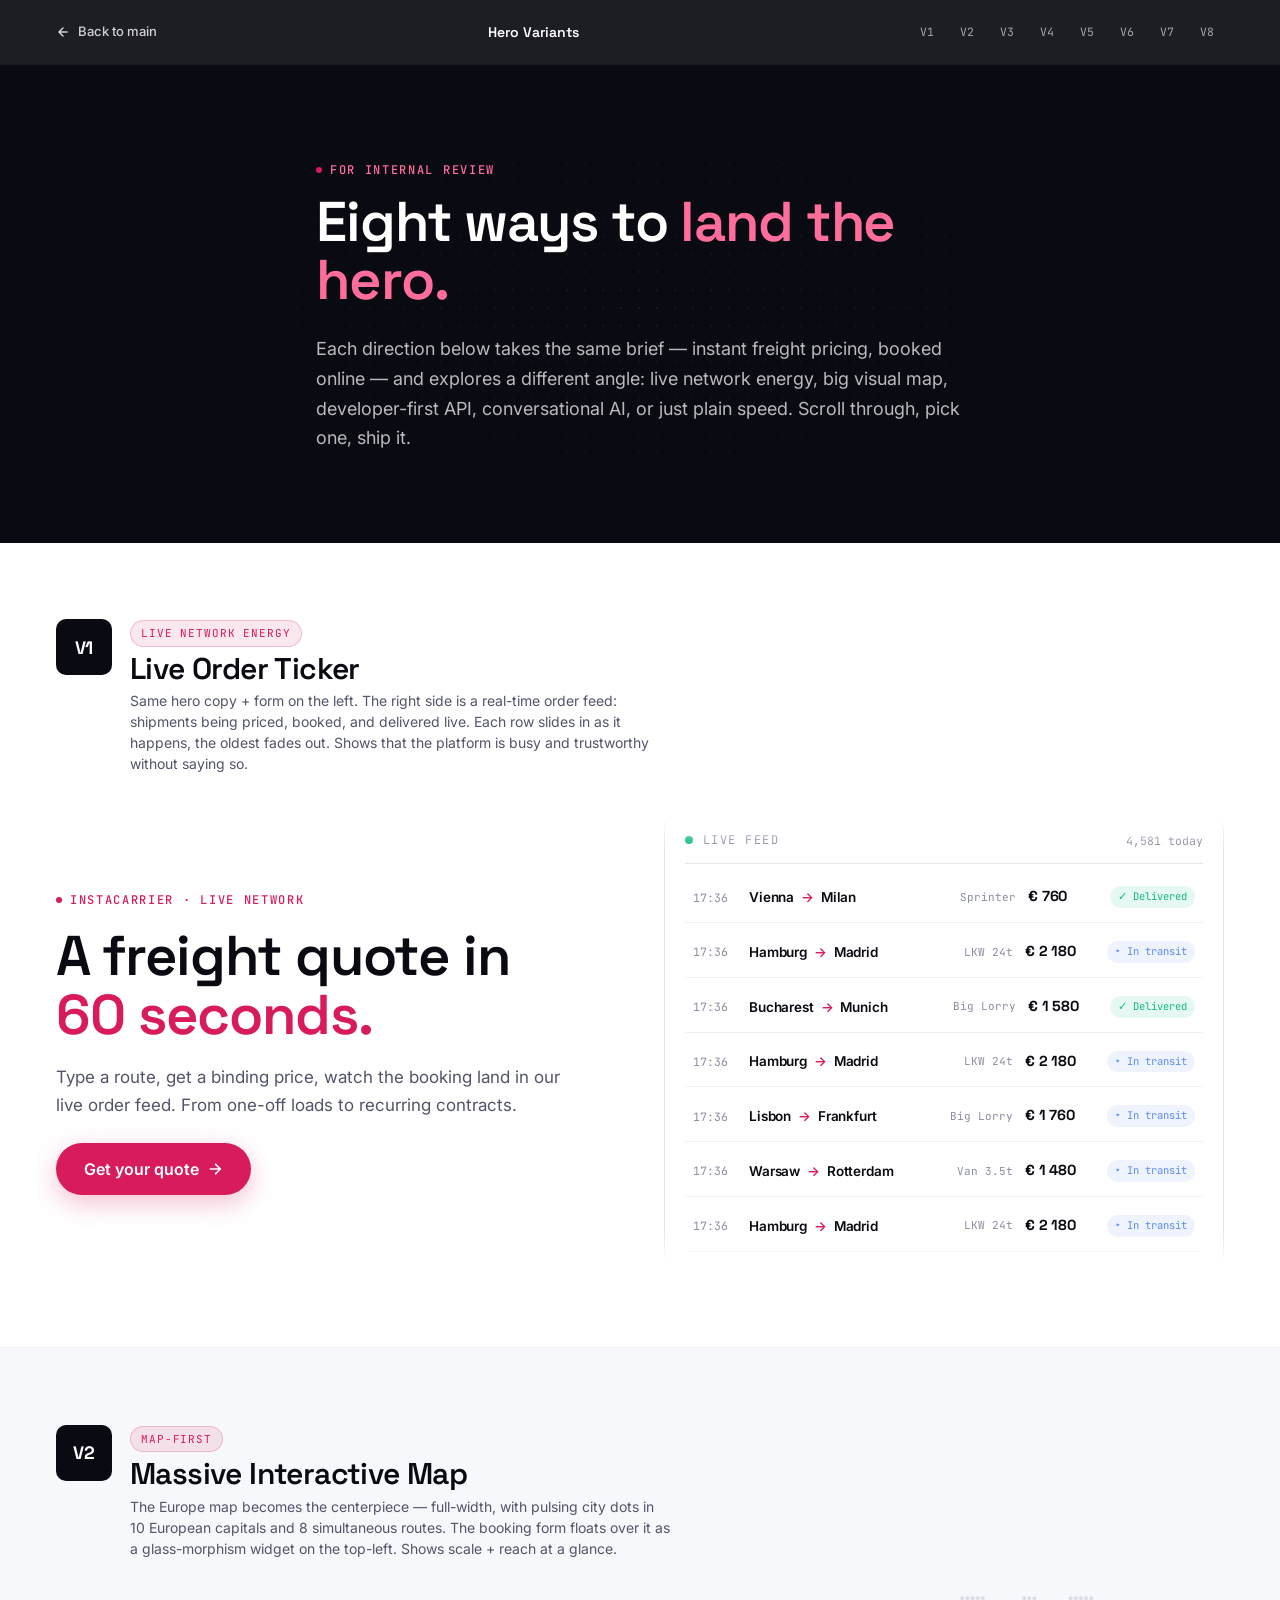
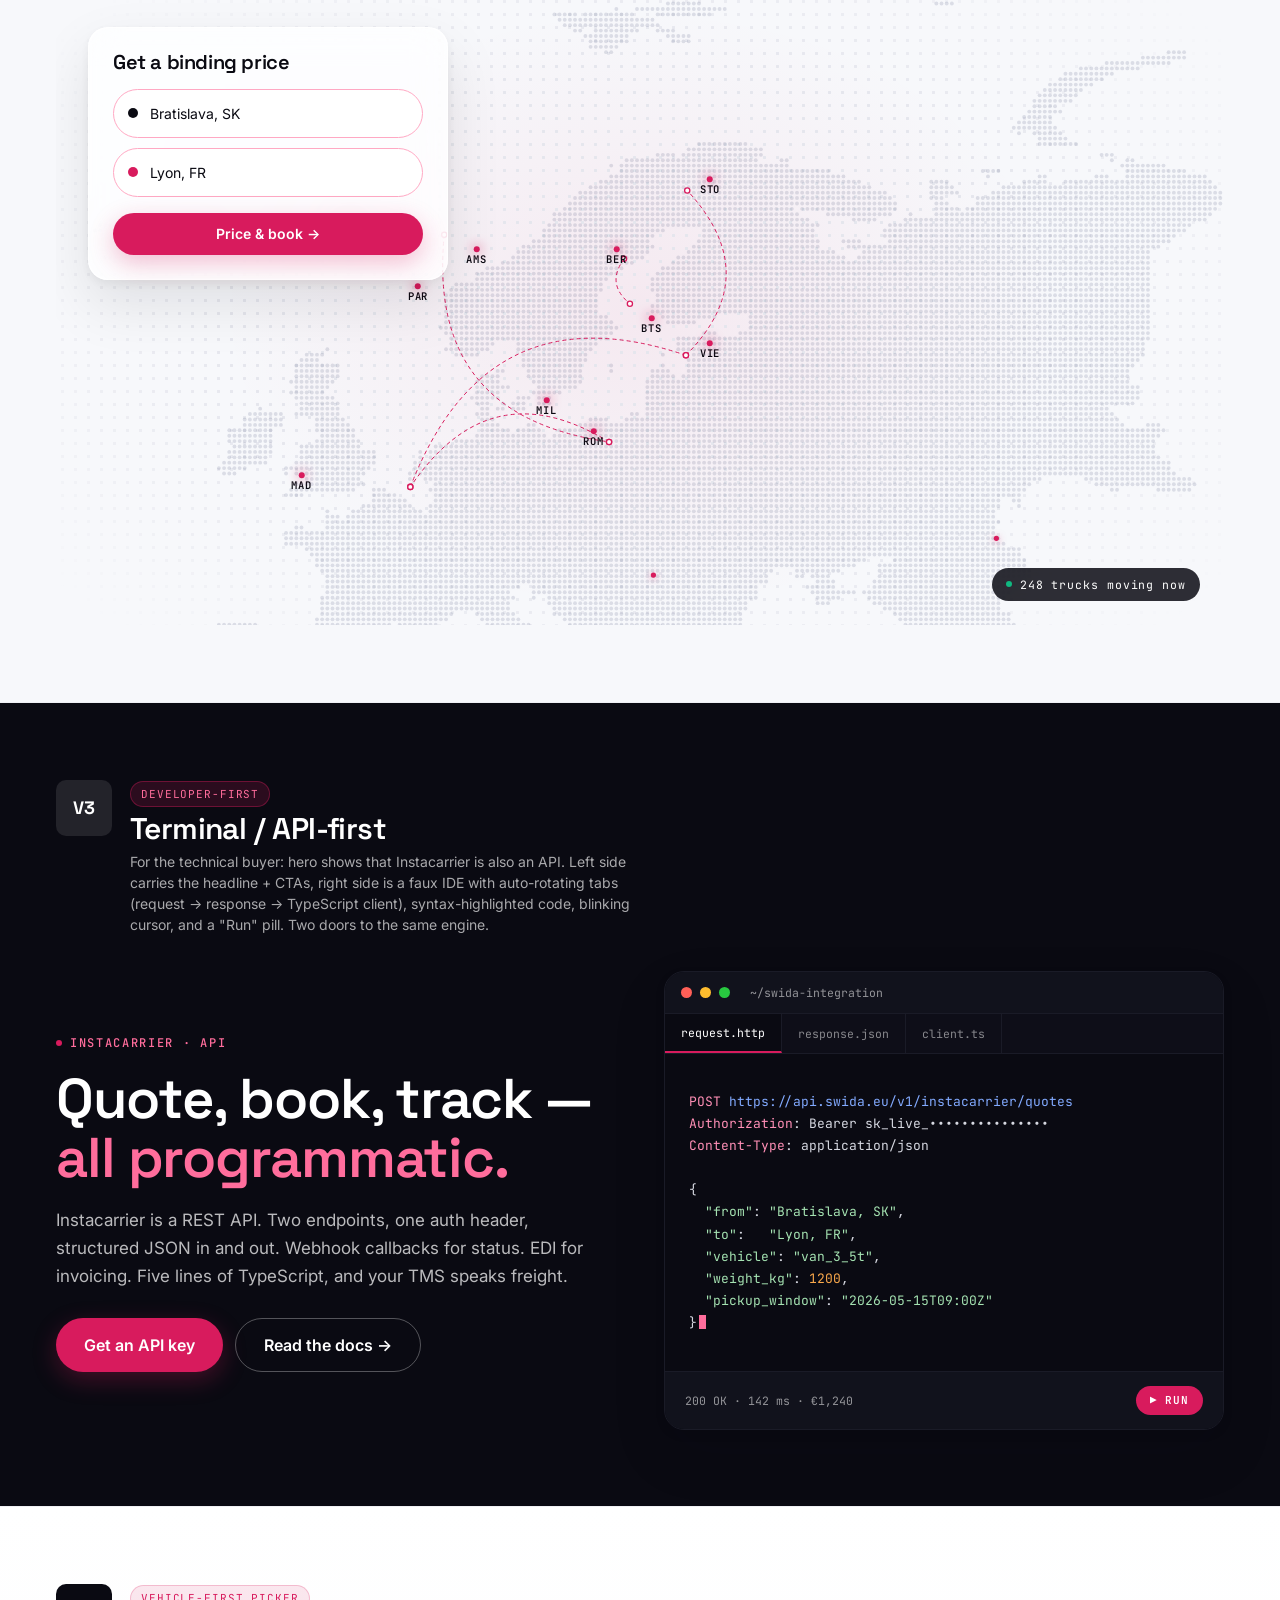
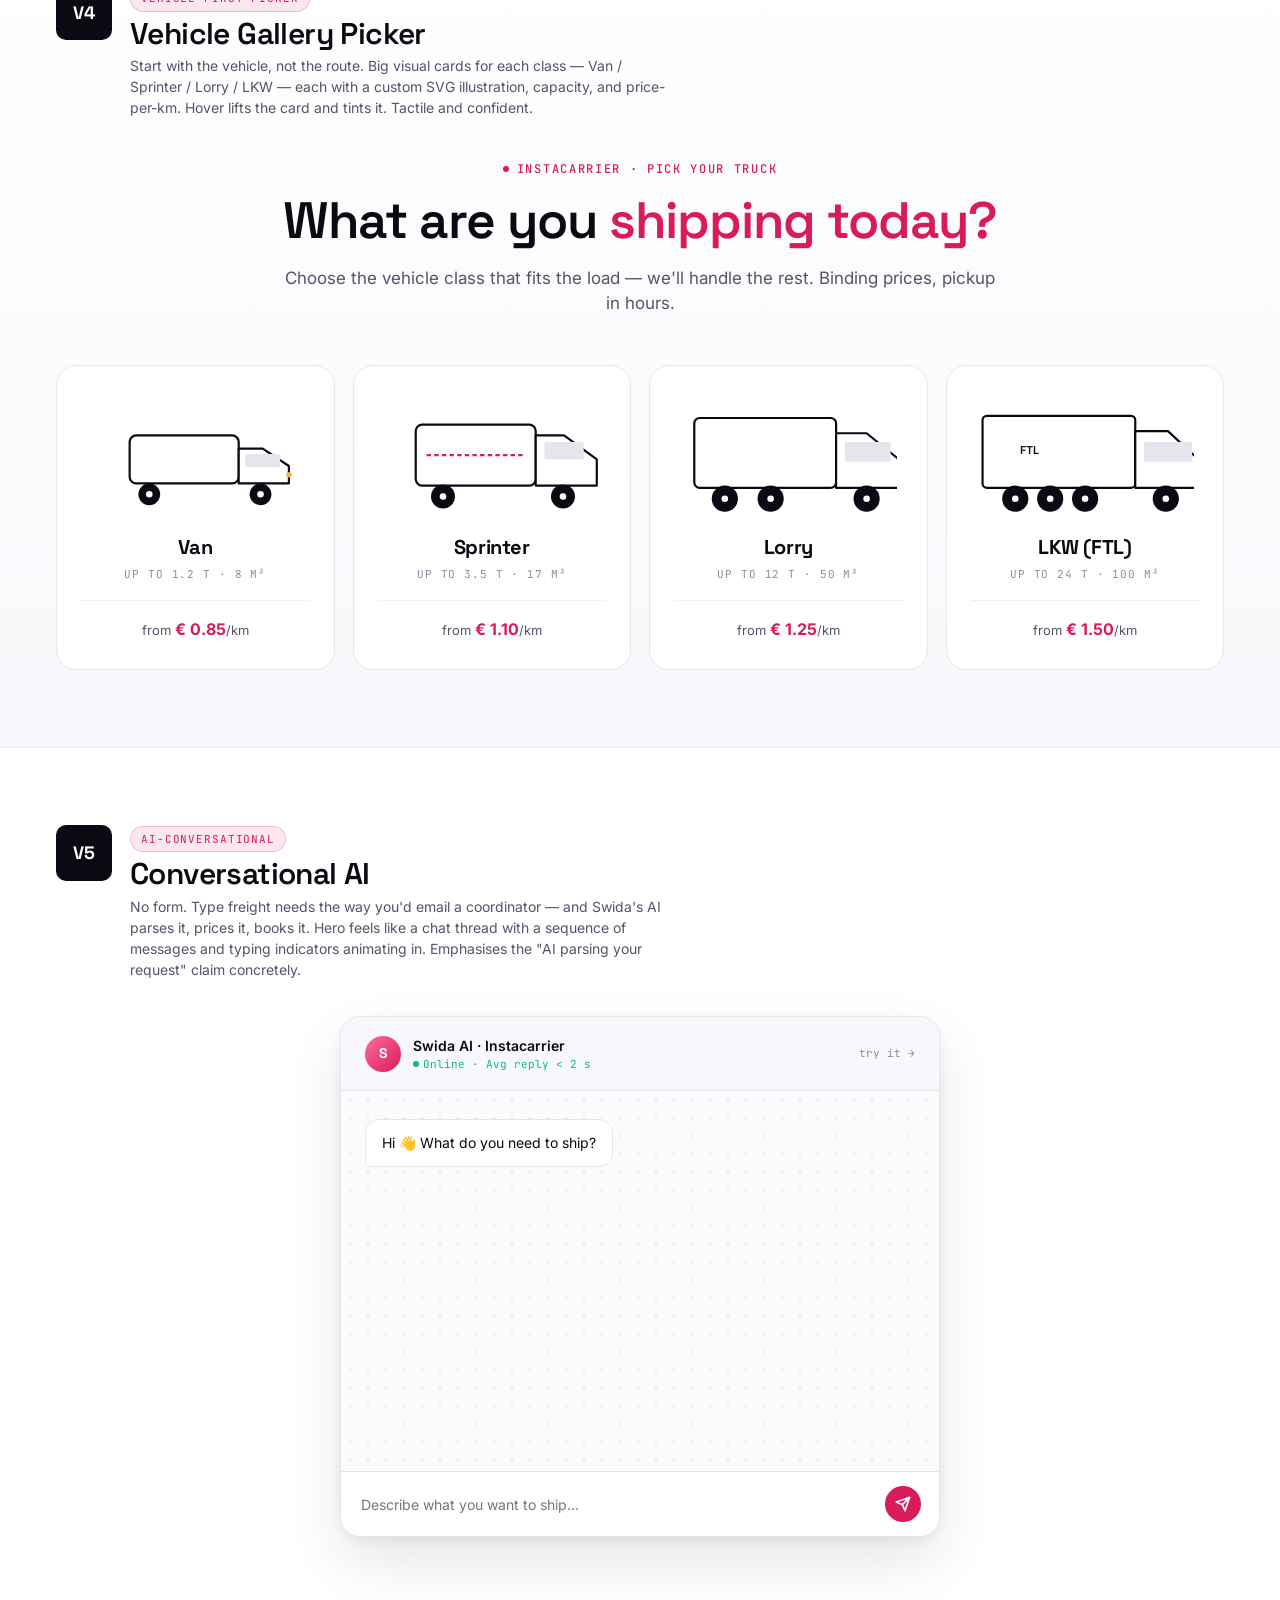
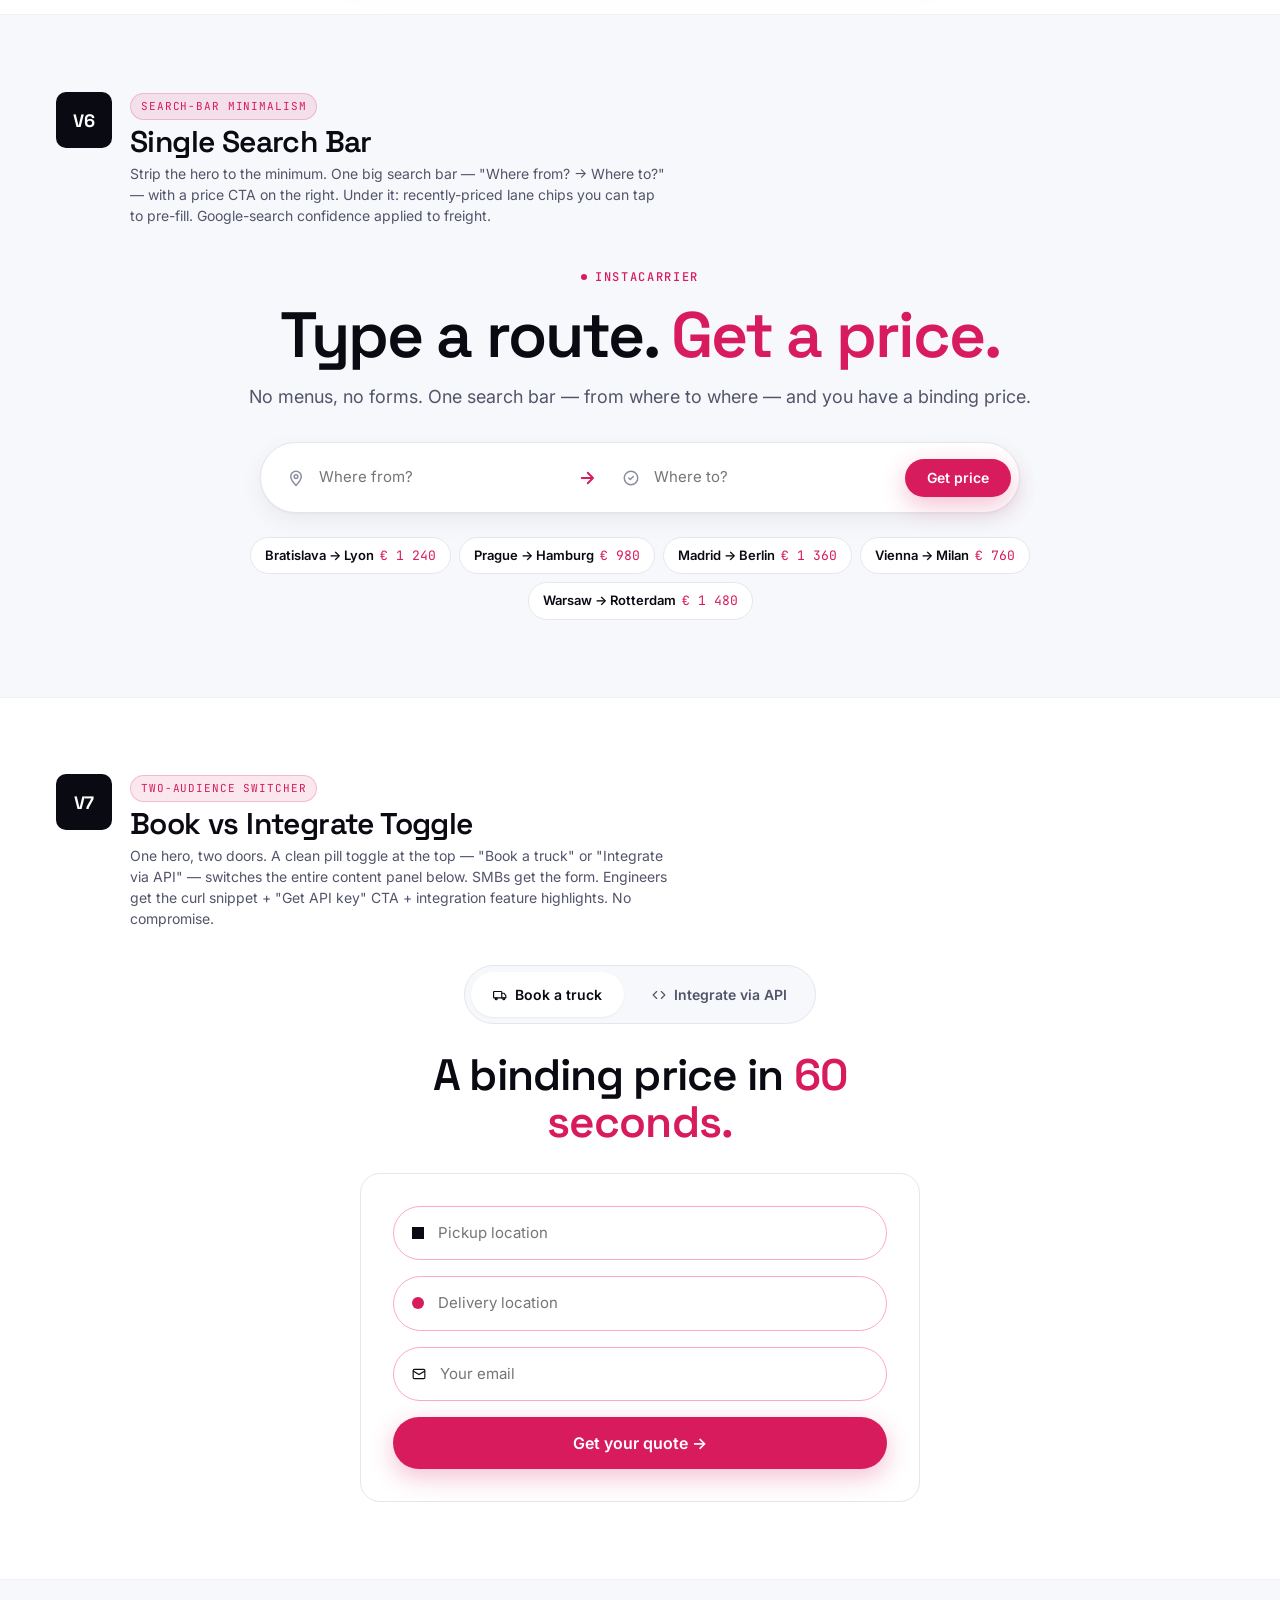
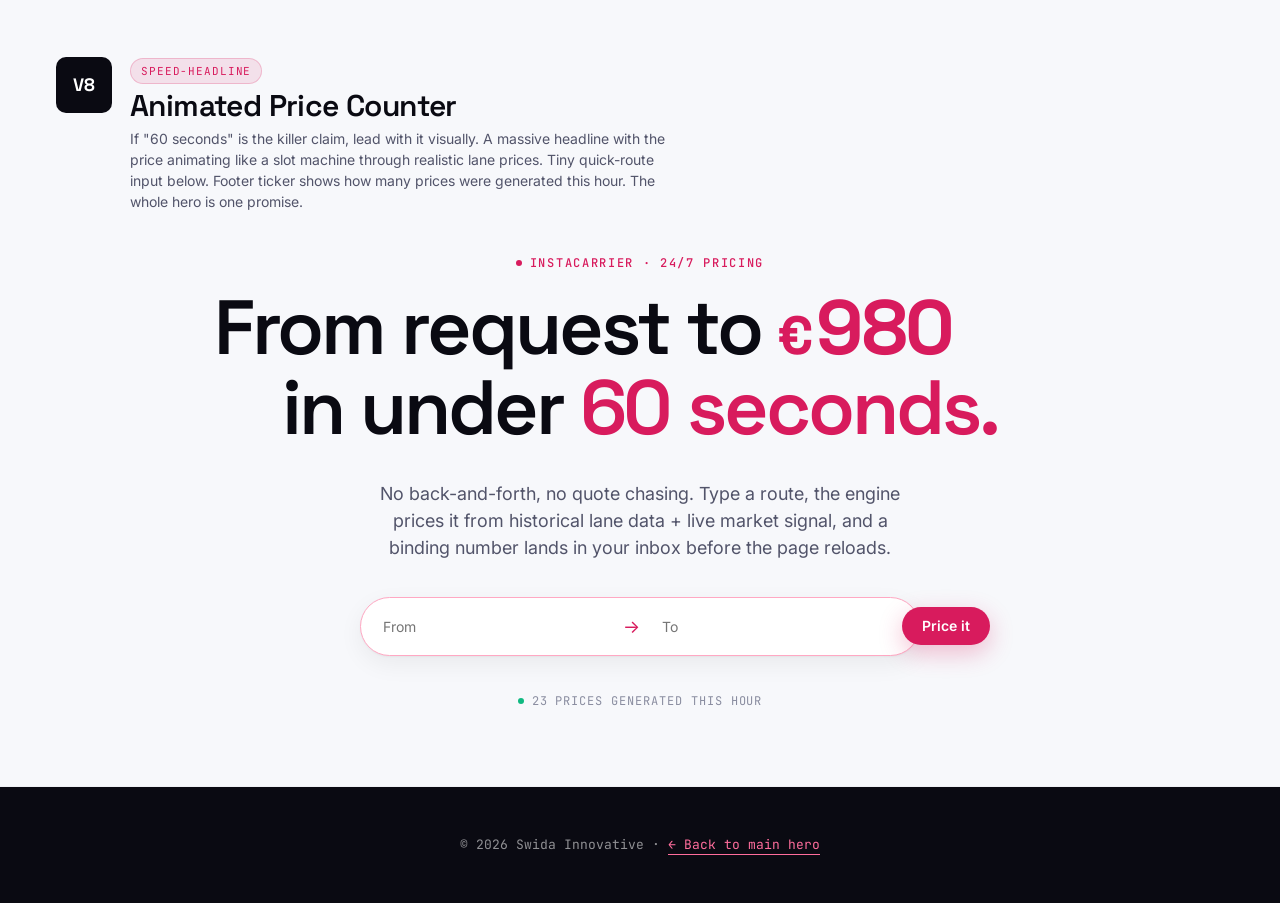
<file: homepage/hero-variants.html>
<!DOCTYPE html>
<html lang="en">
<head>
  <meta charset="UTF-8" />
  <meta name="viewport" content="width=device-width, initial-scale=1.0" />
  <title>Swida — 8 Hero Variants for Review</title>
  <meta name="description" content="Eight creative hero-section directions for the Swida Innovative homepage. Pick the one that fits best." />
  <meta name="theme-color" content="#0A0A12" />
  <meta http-equiv="Cache-Control" content="no-cache, no-store, must-revalidate" />

  <link rel="preconnect" href="https://fonts.googleapis.com" />
  <link rel="preconnect" href="https://fonts.gstatic.com" crossorigin />
  <link href="https://fonts.googleapis.com/css2?family=Inter:wght@400;500;600;700;800&family=Space+Grotesk:wght@500;600;700&family=JetBrains+Mono:wght@400;500;600&display=swap" rel="stylesheet" />

  <style>
    /* ============= SHARED TOKENS ============= */
    :root {
      --c-brand-100:#FFD9E5; --c-brand-200:#FFA8C3; --c-brand-300:#FF6D9C;
      --c-brand-400:#E83A75; --c-brand-500:#D81B5D; --c-brand-600:#B71250;
      --c-bg:#FFFFFF; --c-bg-soft:#F7F8FB; --c-bg-tint:#FAFBFD;
      --c-bg-dark:#0A0A12; --c-bg-dark-2:#11121C;
      --c-line:#E5E6ED; --c-line-soft:#EFF0F4; --c-line-strong:#D6D8E1;
      --c-fg:#0A0A12; --c-fg-mute:#52546A; --c-fg-dim:#8A8DA0; --c-fg-faint:#BCBECC;
      --c-accent:#5B8DEF; --c-success:#10B981; --c-warning:#F59E0B;
      --font-sans:"Inter", system-ui, sans-serif;
      --font-display:"Space Grotesk", "Inter", system-ui, sans-serif;
      --font-mono:"JetBrains Mono", "SF Mono", ui-monospace, "Menlo", monospace;
      --r-sm:6px; --r-md:10px; --r-lg:14px; --r-xl:20px; --r-2xl:28px; --r-pill:999px;
      --shadow-card:0 1px 2px rgba(10,10,20,0.04), 0 8px 24px rgba(10,10,20,0.06);
      --shadow-lift:0 4px 12px rgba(10,10,20,0.06), 0 24px 56px rgba(10,10,20,0.10);
      --shadow-pink:0 8px 24px rgba(216,27,93,0.28);
      --ease-out:cubic-bezier(0.16,1,0.3,1);
      --container:1280px;
      --pad:clamp(20px,5vw,56px);
    }
    @media (prefers-reduced-motion: reduce) {
      *,*::before,*::after { animation-duration:0.001ms!important; animation-iteration-count:1!important; transition-duration:0.001ms!important; }
    }

    /* ============= RESET ============= */
    *,*::before,*::after { box-sizing:border-box; }
    html,body { margin:0; padding:0; }
    html { scroll-behavior:smooth; }
    body {
      font-family:var(--font-sans); font-size:16px; line-height:1.5;
      color:var(--c-fg); background:var(--c-bg);
      -webkit-font-smoothing:antialiased; overflow-x:hidden;
    }
    img, svg { display:block; max-width:100%; }
    button { font:inherit; color:inherit; background:none; border:0; cursor:pointer; }
    a { color:inherit; text-decoration:none; }
    input { font:inherit; color:inherit; border:0; outline:none; background:transparent; }
    h1, h2, h3, h4 { margin:0; font-family:var(--font-display); font-weight:600; letter-spacing:-0.02em; line-height:1.05; }
    p { margin:0; color:var(--c-fg-mute); }
    :focus-visible { outline:2px solid var(--c-brand-500); outline-offset:2px; }

    .container { max-width:var(--container); padding-inline:var(--pad); margin-inline:auto; }
    .eyebrow {
      display:inline-flex; align-items:center; gap:8px;
      font-family:var(--font-mono); font-size:12px; font-weight:500;
      text-transform:uppercase; letter-spacing:0.14em;
      color:var(--c-brand-500);
    }
    .eyebrow::before { content:""; width:6px; height:6px; border-radius:50%; background:var(--c-brand-500); }
    .pink { color:var(--c-brand-500); }
    .btn {
      display:inline-flex; align-items:center; justify-content:center; gap:8px;
      padding:14px 22px; font-weight:600; font-size:14px;
      border-radius:var(--r-pill); white-space:nowrap; line-height:1;
      transition:transform 140ms var(--ease-out), background 140ms var(--ease-out), color 140ms var(--ease-out), box-shadow 140ms var(--ease-out);
    }
    .btn:hover { transform:translateY(-1px); }
    .btn--primary { background:var(--c-brand-500); color:#fff; box-shadow:var(--shadow-pink); }
    .btn--primary:hover { background:var(--c-brand-400); }
    .btn--ghost { color:var(--c-fg); border:1px solid var(--c-line-strong); }
    .btn--lg { padding:18px 28px; font-size:16px; }

    /* ============= TOP NAV ============= */
    .vnav {
      position:sticky; top:0; z-index:100;
      background:rgba(10,10,18,0.92); backdrop-filter:blur(14px);
      color:#fff; border-bottom:1px solid #1a1b27;
    }
    .vnav__inner { display:flex; align-items:center; justify-content:space-between; gap:24px; height:64px; }
    .vnav__back {
      display:inline-flex; align-items:center; gap:8px;
      font-size:13px; font-weight:500; color:rgba(255,255,255,0.8);
      transition:color 140ms var(--ease-out);
    }
    .vnav__back:hover { color:#fff; }
    .vnav__title { font-family:var(--font-display); font-weight:600; font-size:14px; color:#fff; }
    .vnav__pills { display:none; gap:6px; align-items:center; font-family:var(--font-mono); font-size:11.5px; }
    .vnav__pill {
      padding:6px 10px; border-radius:var(--r-pill);
      color:rgba(255,255,255,0.6);
      transition:color 140ms, background 140ms;
    }
    .vnav__pill:hover { background:rgba(255,255,255,0.08); color:#fff; }
    @media (min-width: 900px) { .vnav__pills { display:inline-flex; } }

    /* ============= INTRO ============= */
    .vintro {
      background:var(--c-bg-dark); color:#fff;
      padding-block:clamp(56px,7vw,96px);
      position:relative; overflow:hidden;
    }
    .vintro::before {
      content:""; position:absolute; inset:0;
      background-image:radial-gradient(circle, rgba(255,255,255,0.05) 1.3px, transparent 1.6px);
      background-size:18px 18px;
      mask-image:radial-gradient(ellipse 70% 80% at 50% 50%, #000, transparent 80%);
      -webkit-mask-image:radial-gradient(ellipse 70% 80% at 50% 50%, #000, transparent 80%);
      pointer-events:none;
    }
    .vintro__inner { position:relative; z-index:1; max-width:760px; }
    .vintro h1 { color:#fff; font-size:clamp(2.25rem,4.5vw,3.5rem); margin-block:14px 24px; }
    .vintro h1 .pink { color:var(--c-brand-300); }
    .vintro p { color:rgba(255,255,255,0.72); font-size:18px; line-height:1.65; max-width:60ch; }

    /* ============= VARIANT WRAPPER ============= */
    .variant { padding-block:clamp(48px,6vw,80px); border-bottom:1px solid var(--c-line-soft); position:relative; }
    .variant--dark { background:var(--c-bg-dark); color:#fff; }
    .variant--soft { background:var(--c-bg-soft); }
    .variant--tint { background:linear-gradient(180deg, var(--c-bg) 0%, var(--c-bg-soft) 100%); }
    .variant-head { display:flex; align-items:flex-start; gap:18px; margin-bottom:36px; }
    .variant-num {
      flex-shrink:0; width:56px; height:56px; border-radius:var(--r-md);
      background:var(--c-bg-dark); color:#fff;
      display:grid; place-items:center;
      font-family:var(--font-display); font-weight:700; font-size:18px; letter-spacing:-0.02em;
    }
    .variant--dark .variant-num { background:rgba(255,255,255,0.10); color:#fff; }
    .variant-title { font-size:clamp(1.5rem, 2.4vw, 1.875rem); letter-spacing:-0.02em; }
    .variant--dark .variant-title { color:#fff; }
    .variant-desc { margin-top:6px; font-size:14px; color:var(--c-fg-mute); max-width:60ch; }
    .variant--dark .variant-desc { color:rgba(255,255,255,0.65); }
    .variant-tag {
      display:inline-flex; align-items:center; gap:6px;
      font-family:var(--font-mono); font-size:11px;
      letter-spacing:0.08em; text-transform:uppercase;
      color:var(--c-brand-500);
      padding:4px 10px; border-radius:var(--r-pill);
      background:rgba(216,27,93,0.10);
      border:1px solid rgba(216,27,93,0.22);
      margin-bottom:6px;
    }
    .variant--dark .variant-tag {
      color:var(--c-brand-300);
      background:rgba(216,27,93,0.16);
      border-color:rgba(216,27,93,0.38);
    }

    /* ============= REUSABLE HERO BASE ============= */
    .hero-base { display:grid; grid-template-columns:1fr; gap:36px; align-items:center; }
    @media (min-width: 1080px) { .hero-base { grid-template-columns:1fr 1fr; gap:48px; } }
    .hero-copy { max-width:560px; }
    .hero-copy h1 { font-size:clamp(2.25rem, 4.4vw, 3.5rem); margin-block:18px 18px; }
    .hero-copy h1 .pink { color:var(--c-brand-500); }
    .variant--dark .hero-copy h1 { color:#fff; }
    .variant--dark .hero-copy h1 .pink { color:var(--c-brand-300); }
    .hero-copy .sub { font-size:1.0625rem; line-height:1.65; color:var(--c-fg-mute); max-width:48ch; }
    .variant--dark .hero-copy .sub { color:rgba(255,255,255,0.72); }

    /* ============= V1 — LIVE TICKER ============= */
    .v1-ticker {
      position:relative; background:var(--c-bg);
      border:1px solid var(--c-line); border-radius:var(--r-xl);
      box-shadow:var(--shadow-lift); padding:20px;
      overflow:hidden; height:460px;
      mask-image:linear-gradient(180deg, transparent 0%, #000 8%, #000 92%, transparent 100%);
      -webkit-mask-image:linear-gradient(180deg, transparent 0%, #000 8%, #000 92%, transparent 100%);
    }
    .v1-ticker__head {
      display:flex; align-items:center; justify-content:space-between;
      padding-bottom:14px; border-bottom:1px solid var(--c-line); margin-bottom:8px;
    }
    .v1-ticker__title {
      display:flex; align-items:center; gap:10px;
      font-family:var(--font-mono); font-size:12px;
      letter-spacing:0.12em; text-transform:uppercase; color:var(--c-fg-dim);
    }
    .v1-ticker__title::before {
      content:""; width:8px; height:8px; border-radius:50%;
      background:var(--c-success); animation:v1-pulse 1.6s ease-out infinite;
    }
    @keyframes v1-pulse { 0%, 100% { opacity:1; transform:scale(1); } 50% { opacity:0.5; transform:scale(1.4); } }
    .v1-ticker__count { font-family:var(--font-mono); font-size:11.5px; color:var(--c-fg-dim); }
    .v1-ticker__list { display:flex; flex-direction:column; gap:4px; }
    .v1-row {
      display:grid; align-items:center; gap:12px;
      padding:14px 8px; border-bottom:1px solid var(--c-line-soft);
      animation:v1-slidein 600ms var(--ease-out);
    }
    @keyframes v1-slidein { from { opacity:0; transform:translateY(-12px); } to { opacity:1; transform:translateY(0); } }
    .v1-row__time { font-family:var(--font-mono); font-size:11.5px; color:var(--c-fg-dim); }
    .v1-row__lane { font-size:13.5px; font-weight:600; color:var(--c-fg); letter-spacing:-0.01em; }
    .v1-row__lane .arrow { color:var(--c-brand-500); margin-inline:4px; }
    .v1-row__vehicle { font-family:var(--font-mono); font-size:11px; color:var(--c-fg-dim); }
    .v1-row__price { font-family:var(--font-display); font-weight:700; font-size:14.5px; color:var(--c-fg); letter-spacing:-0.01em; }
    .v1-row__status {
      display:inline-flex; align-items:center; gap:5px;
      font-family:var(--font-mono); font-size:10.5px;
      padding:3px 8px; border-radius:var(--r-pill);
    }
    .v1-row__status--booked    { color:var(--c-brand-500); background:rgba(216,27,93,0.10); }
    .v1-row__status--transit   { color:var(--c-accent);    background:rgba(91,141,239,0.10); }
    .v1-row__status--delivered { color:var(--c-success);   background:rgba(16,185,129,0.10); }

    /* ============= V2 — MASSIVE MAP ============= */
    .v2-stage {
      position:relative; min-height:clamp(520px, 70vh, 680px);
      background:radial-gradient(60% 80% at 50% 50%, rgba(216,27,93,0.07), transparent 60%), var(--c-bg-soft);
      border-radius:var(--r-2xl); overflow:hidden;
    }
    .v2-stage__map { position:absolute; inset:0; display:grid; place-items:center; pointer-events:none; }
    .v2-stage__map img { width:100%; height:100%; object-fit:contain; mix-blend-mode:multiply; opacity:0.7; }
    .v2-stage::before {
      content:""; position:absolute; inset:0;
      background-image:radial-gradient(circle, var(--c-line) 1.4px, transparent 1.7px);
      background-size:13px 13px;
      mask-image:radial-gradient(ellipse 70% 80% at 50% 50%, #000 50%, transparent 90%);
      -webkit-mask-image:radial-gradient(ellipse 70% 80% at 50% 50%, #000 50%, transparent 90%);
    }
    .v2-stage__overlay { position:absolute; inset:0; width:100%; height:100%; overflow:visible; pointer-events:none; }
    .v2-form {
      position:absolute; top:32px; left:32px;
      width:min(360px, calc(100% - 64px));
      background:rgba(255,255,255,0.78);
      backdrop-filter:blur(16px) saturate(180%);
      -webkit-backdrop-filter:blur(16px) saturate(180%);
      border:1px solid rgba(255,255,255,0.8);
      border-radius:var(--r-xl); padding:24px;
      box-shadow:var(--shadow-lift);
    }
    .v2-form h3 { font-size:1.25rem; letter-spacing:-0.02em; margin-bottom:16px; }
    .v2-form .field {
      display:flex; align-items:center; gap:10px;
      padding:12px 14px; background:#fff;
      border:1.5px solid var(--c-brand-200); border-radius:var(--r-pill); margin-bottom:10px;
    }
    .v2-form .field input { flex:1; font-size:14px; }
    .v2-form .dot { width:10px; height:10px; flex-shrink:0; background:var(--c-fg); border-radius:50%; }
    .v2-form .dot--pink { background:var(--c-brand-500); }
    .v2-form .btn { width:100%; margin-top:6px; }
    .v2-city {
      position:absolute; transform:translate(-50%, -50%);
      font-family:var(--font-mono); font-size:10.5px; font-weight:600;
      letter-spacing:0.08em; color:var(--c-fg); pointer-events:none;
    }
    .v2-city::before {
      content:""; position:absolute; left:50%; top:-6px;
      width:6px; height:6px; border-radius:50%; background:var(--c-brand-500);
      transform:translateX(-50%);
      box-shadow:0 0 12px var(--c-brand-500);
      animation:v2-pulse 2s ease-out infinite;
    }
    @keyframes v2-pulse {
      0% { box-shadow:0 0 0 0 rgba(216,27,93,0.6); }
      100% { box-shadow:0 0 0 14px rgba(216,27,93,0); }
    }
    .v2-route {
      fill:none; stroke:var(--c-brand-500); stroke-width:1.5;
      stroke-dasharray:5 6; stroke-linecap:round;
      animation:v2-flow 1.4s linear infinite;
    }
    @keyframes v2-flow { from { stroke-dashoffset:0; } to { stroke-dashoffset:-11; } }
    .v2-route-end { fill:#fff; stroke:var(--c-brand-500); stroke-width:2; }
    .v2-truck-dot { fill:var(--c-brand-500); filter:drop-shadow(0 2px 6px rgba(216,27,93,0.5)); }
    .v2-livechip {
      position:absolute; bottom:24px; right:24px;
      display:inline-flex; align-items:center; gap:8px;
      padding:8px 14px; background:rgba(10,10,18,0.85);
      backdrop-filter:blur(10px); border-radius:var(--r-pill);
      color:#fff; font-family:var(--font-mono); font-size:11.5px; letter-spacing:0.08em;
    }
    .v2-livechip::before {
      content:""; width:6px; height:6px; border-radius:50%; background:var(--c-success);
      animation:v1-pulse 1.6s ease-out infinite;
    }

    /* ============= V3 — TERMINAL ============= */
    .v3-terminal {
      background:#0A0A12; border:1px solid #1a1b27;
      border-radius:var(--r-xl); overflow:hidden; box-shadow:var(--shadow-lift);
    }
    .v3-terminal__bar {
      display:flex; align-items:center; gap:8px;
      padding:12px 16px; background:#11121C; border-bottom:1px solid #1a1b27;
    }
    .v3-dot { width:11px; height:11px; border-radius:50%; }
    .v3-dot--r { background:#FF5F57; } .v3-dot--y { background:#FEBC2E; } .v3-dot--g { background:#28C840; }
    .v3-terminal__tabs { display:flex; background:#0E0E18; border-bottom:1px solid #1a1b27; }
    .v3-tab {
      padding:10px 16px; font-family:var(--font-mono); font-size:11.5px;
      color:rgba(255,255,255,0.5); border-right:1px solid #1a1b27;
      transition:background 140ms, color 140ms; cursor:pointer;
    }
    .v3-tab.is-active {
      color:#fff; background:#0A0A12;
      border-bottom:2px solid var(--c-brand-500);
    }
    .v3-terminal__body {
      padding:24px; font-family:var(--font-mono);
      font-size:13px; line-height:1.7; color:#D6D8E1; min-height:280px;
    }
    .v3-terminal__body .k { color:#FF8FB6; }
    .v3-terminal__body .s { color:#A5E3B2; }
    .v3-terminal__body .c { color:#6E6E84; }
    .v3-terminal__body .u { color:#82AAFF; }
    .v3-terminal__body .num { color:#FBA94B; }
    .v3-cursor {
      display:inline-block; width:7px; height:14px;
      background:var(--c-brand-300); vertical-align:-2px; margin-left:2px;
      animation:v3-blink 1s steps(1) infinite;
    }
    @keyframes v3-blink { 50% { opacity:0; } }
    .v3-terminal__footer {
      display:flex; justify-content:space-between; align-items:center;
      padding:14px 20px; background:#11121C; border-top:1px solid #1a1b27;
      font-family:var(--font-mono); font-size:11.5px; color:rgba(255,255,255,0.55);
    }
    .v3-run {
      display:inline-flex; align-items:center; gap:6px;
      padding:6px 14px; background:var(--c-brand-500); color:#fff;
      border-radius:var(--r-pill); font-size:11px; font-weight:600;
      letter-spacing:0.08em; text-transform:uppercase;
    }

    /* ============= V4 — VEHICLE GALLERY ============= */
    .v4-head { text-align:center; max-width:720px; margin:0 auto 48px; }
    .v4-head h2 { font-size:clamp(2rem, 4vw, 3.25rem); margin-block:16px 18px; }
    .v4-head .sub { font-size:1.0625rem; color:var(--c-fg-mute); }
    .v4-grid { display:grid; gap:18px; grid-template-columns:repeat(auto-fit, minmax(220px, 1fr)); }
    .v4-card {
      position:relative; padding:28px 24px;
      background:var(--c-bg); border:1.5px solid var(--c-line);
      border-radius:var(--r-xl); text-align:center; cursor:pointer;
      transition:transform 260ms var(--ease-out), border-color 260ms var(--ease-out), box-shadow 260ms var(--ease-out);
      overflow:hidden;
    }
    .v4-card::before {
      content:""; position:absolute; inset:0;
      background:linear-gradient(135deg, rgba(216,27,93,0.05) 0%, rgba(216,27,93,0.0) 60%);
      opacity:0; transition:opacity 260ms;
    }
    .v4-card:hover { transform:translateY(-6px); border-color:var(--c-brand-500); box-shadow:0 16px 40px rgba(216,27,93,0.15); }
    .v4-card:hover::before { opacity:1; }
    .v4-card__viz { height:120px; display:grid; place-items:center; margin-bottom:18px; position:relative; }
    .v4-card__viz svg { max-height:120px; width:auto; }
    .v4-card__name {
      font-family:var(--font-display); font-weight:700;
      font-size:1.25rem; letter-spacing:-0.02em; color:var(--c-fg);
    }
    .v4-card__cap {
      margin-top:4px; font-family:var(--font-mono);
      font-size:11px; letter-spacing:0.08em; text-transform:uppercase; color:var(--c-fg-dim);
    }
    .v4-card__rate {
      margin-top:18px; padding-top:16px; border-top:1px solid var(--c-line-soft);
      font-size:13px; color:var(--c-fg-mute);
    }
    .v4-card__rate strong { color:var(--c-brand-500); font-weight:700; font-size:16px; }

    /* ============= V5 — CHAT ============= */
    .v5-stage {
      max-width:600px; margin:0 auto;
      background:var(--c-bg); border:1px solid var(--c-line);
      border-radius:var(--r-xl); box-shadow:var(--shadow-lift); overflow:hidden;
    }
    .v5-stage__head {
      display:flex; align-items:center; gap:12px;
      padding:18px 24px; background:var(--c-bg-soft); border-bottom:1px solid var(--c-line);
    }
    .v5-stage__avatar {
      width:36px; height:36px; border-radius:50%;
      background:linear-gradient(135deg, var(--c-brand-300), var(--c-brand-500));
      display:grid; place-items:center;
      color:#fff; font-weight:700; font-family:var(--font-display); font-size:14px;
    }
    .v5-stage__name { font-weight:600; font-size:14px; }
    .v5-stage__status {
      font-family:var(--font-mono); font-size:11px; color:var(--c-success);
      display:flex; align-items:center; gap:4px;
    }
    .v5-stage__status::before { content:""; width:6px; height:6px; border-radius:50%; background:currentColor; }
    .v5-body {
      padding:28px 24px; min-height:380px;
      display:flex; flex-direction:column; gap:14px;
      background:
        radial-gradient(circle, var(--c-line) 1.2px, transparent 1.4px) 0 0 / 18px 18px,
        var(--c-bg-tint);
    }
    .v5-msg {
      max-width:80%; padding:12px 16px; font-size:14px; line-height:1.55;
      border-radius:var(--r-lg);
      animation:v5-popin 500ms var(--ease-out) backwards;
    }
    @keyframes v5-popin {
      from { opacity:0; transform:translateY(8px) scale(0.96); }
      to   { opacity:1; transform:none; }
    }
    .v5-msg--bot  { background:#fff; border:1px solid var(--c-line); color:var(--c-fg); align-self:flex-start; border-bottom-left-radius:6px; }
    .v5-msg--user { background:var(--c-brand-500); color:#fff; align-self:flex-end; border-bottom-right-radius:6px; }
    .v5-msg strong { font-weight:700; }
    .v5-msg .pink { color:var(--c-brand-500); font-weight:700; }
    .v5-msg__cta {
      display:inline-flex; align-items:center; gap:6px;
      padding:8px 14px; margin-top:8px;
      background:var(--c-brand-500); color:#fff;
      border-radius:var(--r-pill); font-size:13px; font-weight:600;
    }
    .v5-typing {
      align-self:flex-start; background:#fff; border:1px solid var(--c-line);
      padding:14px 18px; border-radius:var(--r-lg); border-bottom-left-radius:6px;
      display:flex; gap:4px;
    }
    .v5-typing span {
      width:6px; height:6px; border-radius:50%; background:var(--c-fg-faint);
      animation:v5-bounce 1.4s infinite ease-in-out;
    }
    .v5-typing span:nth-child(2) { animation-delay:0.2s; }
    .v5-typing span:nth-child(3) { animation-delay:0.4s; }
    @keyframes v5-bounce {
      0%, 60%, 100% { transform:translateY(0); opacity:0.4; }
      30% { transform:translateY(-4px); opacity:1; }
    }
    .v5-input {
      display:flex; align-items:center; gap:8px;
      padding:14px 18px; background:#fff; border-top:1px solid var(--c-line);
    }
    .v5-input input { flex:1; font-size:14px; }
    .v5-input button {
      width:36px; height:36px; border-radius:50%;
      background:var(--c-brand-500); color:#fff;
      display:grid; place-items:center;
    }

    /* ============= V6 — SINGLE SEARCH ============= */
    .v6-stage { max-width:880px; margin:0 auto; text-align:center; }
    .v6-stage h2 {
      font-size:clamp(2.25rem, 5vw, 4rem);
      margin-block:16px 14px; letter-spacing:-0.03em;
    }
    .v6-stage .sub { font-size:1.125rem; color:var(--c-fg-mute); margin-bottom:32px; }
    .v6-bar {
      display:grid; grid-template-columns:1fr auto 1fr auto; gap:0; align-items:center;
      background:#fff; border:1.5px solid var(--c-line);
      border-radius:var(--r-pill); padding:8px;
      box-shadow:var(--shadow-card); max-width:760px; margin:0 auto;
      transition:border-color 200ms, box-shadow 200ms;
    }
    .v6-bar:focus-within { border-color:var(--c-brand-500); box-shadow:0 0 0 6px rgba(216,27,93,0.12), var(--shadow-card); }
    .v6-bar__field { display:flex; align-items:center; gap:12px; padding:14px 18px; }
    .v6-bar__field input { width:100%; font-size:15px; }
    .v6-bar__icon { width:18px; height:18px; color:var(--c-fg-dim); flex-shrink:0; }
    .v6-bar__arrow { color:var(--c-brand-500); padding:0 8px; }
    .v6-bar .btn { padding:12px 22px; }
    .v6-chips { display:flex; gap:8px; justify-content:center; flex-wrap:wrap; margin-top:24px; }
    .v6-chip {
      padding:8px 14px; background:#fff;
      border:1px solid var(--c-line); border-radius:var(--r-pill);
      font-size:13px; cursor:pointer;
      transition:border-color 140ms, transform 140ms;
    }
    .v6-chip:hover { border-color:var(--c-brand-500); transform:translateY(-1px); }
    .v6-chip__lane { font-weight:600; color:var(--c-fg); }
    .v6-chip__price { color:var(--c-brand-500); font-family:var(--font-mono); margin-left:6px; }

    /* ============= V7 — BOOK / API TOGGLE ============= */
    .v7-stage { max-width:920px; margin:0 auto; }
    .v7-tabs {
      display:flex; gap:6px; padding:6px;
      background:var(--c-bg-soft); border:1px solid var(--c-line);
      border-radius:var(--r-pill); max-width:max-content; margin:0 auto 28px;
    }
    .v7-tab {
      display:inline-flex; align-items:center; gap:8px;
      padding:12px 22px; font-size:14px; font-weight:600;
      border-radius:var(--r-pill); color:var(--c-fg-mute);
      transition:background 200ms, color 200ms; cursor:pointer;
    }
    .v7-tab.is-active { background:#fff; color:var(--c-fg); box-shadow:0 1px 2px rgba(10,10,20,0.06); }
    .v7-tab.is-active.v7-tab--api { color:var(--c-brand-500); }
    .v7-panel { display:none; animation:v7-fade 400ms var(--ease-out); }
    .v7-panel.is-active { display:block; }
    @keyframes v7-fade { from { opacity:0; transform:translateY(8px); } to { opacity:1; transform:none; } }
    .v7-book {
      display:grid; gap:16px;
      background:#fff; border:1px solid var(--c-line);
      border-radius:var(--r-xl); padding:32px;
      max-width:560px; margin:0 auto;
    }
    .v7-book__field {
      display:flex; align-items:center; gap:12px;
      padding:14px 18px;
      border:1.5px solid var(--c-brand-200); border-radius:var(--r-pill);
    }
    .v7-book__dot { width:12px; height:12px; background:var(--c-fg); }
    .v7-book__dot--circle { border-radius:50%; background:var(--c-brand-500); }
    .v7-book__field input { flex:1; font-size:15px; }
    .v7-api { display:grid; gap:24px; grid-template-columns:1fr; }
    @media (min-width: 880px) { .v7-api { grid-template-columns:1.4fr 1fr; gap:32px; } }
    .v7-api__code {
      background:#0A0A12; color:#D6D8E1;
      border-radius:var(--r-xl); padding:24px;
      font-family:var(--font-mono); font-size:13px; line-height:1.7;
      overflow:auto;
    }
    .v7-api__code .k { color:#FF8FB6; }
    .v7-api__code .s { color:#A5E3B2; }
    .v7-api__code .c { color:#6E6E84; }
    .v7-api__code .num { color:#FBA94B; }
    .v7-api__code .u { color:#82AAFF; }
    .v7-api__side { display:flex; flex-direction:column; gap:18px; }
    .v7-api__feature {
      display:flex; align-items:flex-start; gap:14px;
      padding:18px; background:var(--c-bg-soft); border-radius:var(--r-lg);
    }
    .v7-api__feature-icon {
      width:36px; height:36px; flex-shrink:0;
      border-radius:var(--r-md);
      background:rgba(216,27,93,0.12); color:var(--c-brand-500);
      display:grid; place-items:center;
    }
    .v7-api__feature-icon svg { width:18px; height:18px; }
    .v7-api__feature h4 { font-family:var(--font-display); font-weight:600; font-size:14.5px; margin-bottom:2px; }
    .v7-api__feature p { font-size:12.5px; line-height:1.5; }

    /* ============= V8 — PRICE COUNTER ============= */
    .v8-stage { text-align:center; max-width:880px; margin:0 auto; position:relative; }
    .v8-stage h1 {
      font-size:clamp(2.5rem, 6vw, 5rem);
      letter-spacing:-0.04em; line-height:1.04;
      margin-block:16px 32px;
    }
    .v8-price {
      display:inline-flex; align-items:baseline;
      color:var(--c-brand-500); font-weight:700; position:relative;
    }
    .v8-price__cur { font-size:0.7em; margin-right:6px; color:var(--c-brand-500); }
    .v8-price__num {
      font-variant-numeric:tabular-nums;
      min-width:5ch; text-align:left;
      display:inline-block;
      transition:opacity 220ms;
    }
    .v8-stage .sub { font-size:1.125rem; color:var(--c-fg-mute); max-width:48ch; margin:0 auto 36px; }
    .v8-quick {
      display:inline-flex; align-items:center; gap:8px;
      padding:8px; background:#fff;
      border:1.5px solid var(--c-brand-200); border-radius:var(--r-pill);
      box-shadow:var(--shadow-card); max-width:560px; width:100%;
    }
    .v8-quick input { flex:1; padding:10px 14px; font-size:14px; }
    .v8-quick .btn { padding:12px 20px; }
    .v8-footer {
      margin-top:36px;
      font-family:var(--font-mono); font-size:12px;
      letter-spacing:0.08em; text-transform:uppercase;
      color:var(--c-fg-dim);
      display:flex; align-items:center; justify-content:center; gap:8px;
    }
    .v8-footer::before {
      content:""; width:6px; height:6px; border-radius:50%;
      background:var(--c-success); animation:v1-pulse 1.6s ease-out infinite;
    }

    /* ============= FOOTER ============= */
    .vfoot { padding-block:48px; background:var(--c-bg-dark); color:#fff; text-align:center; }
    .vfoot p { font-family:var(--font-mono); font-size:13px; color:rgba(255,255,255,0.55); }
    .vfoot a { color:var(--c-brand-300); border-bottom:1px solid currentColor; padding-bottom:1px; }
  </style>
</head>
<body>

  <header class="vnav">
    <div class="container vnav__inner">
      <a class="vnav__back" href="index.html">
        <svg width="14" height="14" viewBox="0 0 24 24" fill="none" stroke="currentColor" stroke-width="2.5" stroke-linecap="round" stroke-linejoin="round"><path d="M19 12H5M12 19l-7-7 7-7"/></svg>
        Back to main
      </a>
      <span class="vnav__title">Hero Variants</span>
      <nav class="vnav__pills" aria-label="Jump to variant">
        <a class="vnav__pill" href="#v1">V1</a>
        <a class="vnav__pill" href="#v2">V2</a>
        <a class="vnav__pill" href="#v3">V3</a>
        <a class="vnav__pill" href="#v4">V4</a>
        <a class="vnav__pill" href="#v5">V5</a>
        <a class="vnav__pill" href="#v6">V6</a>
        <a class="vnav__pill" href="#v7">V7</a>
        <a class="vnav__pill" href="#v8">V8</a>
      </nav>
    </div>
  </header>

  <section class="vintro">
    <div class="container vintro__inner">
      <span class="eyebrow" style="color:var(--c-brand-300)">For internal review</span>
      <h1>Eight ways to <span class="pink">land the hero.</span></h1>
      <p>Each direction below takes the same brief — instant freight pricing, booked online — and explores a different angle: live network energy, big visual map, developer-first API, conversational AI, or just plain speed. Scroll through, pick one, ship it.</p>
    </div>
  </section>

  <!-- V1 — LIVE ORDER TICKER -->
  <section class="variant" id="v1">
    <div class="container">
      <header class="variant-head">
        <span class="variant-num">V1</span>
        <div>
          <span class="variant-tag">Live network energy</span>
          <h2 class="variant-title">Live Order Ticker</h2>
          <p class="variant-desc">Same hero copy + form on the left. The right side is a real-time order feed: shipments being priced, booked, and delivered live. Each row slides in as it happens, the oldest fades out. Shows that the platform is busy and trustworthy without saying so.</p>
        </div>
      </header>

      <div class="hero-base">
        <div class="hero-copy">
          <span class="eyebrow">Instacarrier · Live network</span>
          <h1>A freight quote in <span class="pink">60&nbsp;seconds.</span></h1>
          <p class="sub">Type a route, get a binding price, watch the booking land in our live order feed. From one-off loads to recurring contracts.</p>
          <a href="#" class="btn btn--primary btn--lg" style="margin-top:24px">Get your quote
            <svg width="16" height="16" viewBox="0 0 24 24" fill="none" stroke="currentColor" stroke-width="2.5" stroke-linecap="round" stroke-linejoin="round"><path d="M5 12h14M13 5l7 7-7 7"/></svg>
          </a>
        </div>

        <aside class="v1-ticker" aria-label="Live shipment feed">
          <header class="v1-ticker__head">
            <span class="v1-ticker__title">Live feed</span>
            <span class="v1-ticker__count" data-v1-count>4 580 today</span>
          </header>
          <div class="v1-ticker__list" data-v1-list></div>
        </aside>
      </div>
    </div>
  </section>

  <!-- V2 — MASSIVE INTERACTIVE MAP -->
  <section class="variant variant--soft" id="v2">
    <div class="container">
      <header class="variant-head">
        <span class="variant-num">V2</span>
        <div>
          <span class="variant-tag">Map-first</span>
          <h2 class="variant-title">Massive Interactive Map</h2>
          <p class="variant-desc">The Europe map becomes the centerpiece — full-width, with pulsing city dots in 10 European capitals and 8 simultaneous routes. The booking form floats over it as a glass-morphism widget on the top-left. Shows scale + reach at a glance.</p>
        </div>
      </header>

      <div class="v2-stage" aria-label="Europe map with floating quote form">
        <div class="v2-stage__map" aria-hidden="true">
          <img src="assets/europe-pixels.svg" alt="" onerror="this.style.display='none'" />
        </div>
        <svg class="v2-stage__overlay" viewBox="0 0 1215 967" preserveAspectRatio="xMidYMid meet" aria-hidden="true" data-v2-overlay></svg>

        <span class="v2-city" style="left:31%; top:48%">PAR</span>
        <span class="v2-city" style="left:51%; top:53%">BTS</span>
        <span class="v2-city" style="left:36%; top:42%">AMS</span>
        <span class="v2-city" style="left:48%; top:42%">BER</span>
        <span class="v2-city" style="left:56%; top:57%">VIE</span>
        <span class="v2-city" style="left:42%; top:66%">MIL</span>
        <span class="v2-city" style="left:46%; top:71%">ROM</span>
        <span class="v2-city" style="left:21%; top:78%">MAD</span>
        <span class="v2-city" style="left:25%; top:38%">LDN</span>
        <span class="v2-city" style="left:56%; top:31%">STO</span>

        <div class="v2-form">
          <h3>Get a binding price</h3>
          <div class="field"><span class="dot"></span><input type="text" placeholder="Pickup" value="Bratislava, SK" /></div>
          <div class="field"><span class="dot dot--pink"></span><input type="text" placeholder="Delivery" value="Lyon, FR" /></div>
          <button class="btn btn--primary">Price &amp; book →</button>
        </div>

        <div class="v2-livechip"><span data-v2-live>248 trucks moving now</span></div>
      </div>
    </div>
  </section>

  <!-- V3 — TERMINAL / API-FIRST -->
  <section class="variant variant--dark" id="v3">
    <div class="container">
      <header class="variant-head">
        <span class="variant-num">V3</span>
        <div>
          <span class="variant-tag">Developer-first</span>
          <h2 class="variant-title">Terminal / API-first</h2>
          <p class="variant-desc">For the technical buyer: hero shows that Instacarrier is also an API. Left side carries the headline + CTAs, right side is a faux IDE with auto-rotating tabs (request → response → TypeScript client), syntax-highlighted code, blinking cursor, and a "Run" pill. Two doors to the same engine.</p>
        </div>
      </header>

      <div class="hero-base">
        <div class="hero-copy">
          <span class="eyebrow" style="color:var(--c-brand-300)">Instacarrier · API</span>
          <h1>Quote, book, track —<br /><span class="pink">all programmatic.</span></h1>
          <p class="sub">Instacarrier is a REST API. Two endpoints, one auth header, structured JSON in and out. Webhook callbacks for status. EDI for invoicing. Five lines of TypeScript, and your TMS speaks freight.</p>
          <div style="margin-top:28px; display:flex; gap:12px; flex-wrap:wrap;">
            <a href="#" class="btn btn--primary btn--lg">Get an API key</a>
            <a href="#" class="btn btn--ghost btn--lg" style="color:#fff; border-color:rgba(255,255,255,0.3)">Read the docs →</a>
          </div>
        </div>

        <div class="v3-terminal">
          <div class="v3-terminal__bar">
            <span class="v3-dot v3-dot--r"></span>
            <span class="v3-dot v3-dot--y"></span>
            <span class="v3-dot v3-dot--g"></span>
            <span style="margin-left:12px; font-family:var(--font-mono); font-size:11.5px; color:rgba(255,255,255,0.55)">~/swida-integration</span>
          </div>
          <div class="v3-terminal__tabs">
            <button class="v3-tab is-active" data-v3-tab="req">request.http</button>
            <button class="v3-tab" data-v3-tab="res">response.json</button>
            <button class="v3-tab" data-v3-tab="ts">client.ts</button>
          </div>
          <pre class="v3-terminal__body" data-v3-pane="req"><span class="k">POST</span> <span class="u">https://api.swida.eu/v1/instacarrier/quotes</span>
<span class="k">Authorization</span>: Bearer sk_live_•••••••••••••••
<span class="k">Content-Type</span>: application/json

{
  <span class="s">"from"</span>: <span class="s">"Bratislava, SK"</span>,
  <span class="s">"to"</span>:   <span class="s">"Lyon, FR"</span>,
  <span class="s">"vehicle"</span>: <span class="s">"van_3_5t"</span>,
  <span class="s">"weight_kg"</span>: <span class="num">1200</span>,
  <span class="s">"pickup_window"</span>: <span class="s">"2026-05-15T09:00Z"</span>
}<span class="v3-cursor"></span></pre>
          <pre class="v3-terminal__body" data-v3-pane="res" hidden>{
  <span class="s">"quote_id"</span>: <span class="s">"qt_01HG9KP4ZQX2J7Y"</span>,
  <span class="s">"price"</span>: { <span class="s">"amount"</span>: <span class="num">1240</span>, <span class="s">"currency"</span>: <span class="s">"EUR"</span> },
  <span class="s">"binding_until"</span>: <span class="s">"2026-05-14T12:30Z"</span>,
  <span class="s">"pickup_eta_minutes"</span>: <span class="num">118</span>,
  <span class="s">"vehicle_class"</span>: <span class="s">"van_3_5t"</span>,
  <span class="s">"book_url"</span>: <span class="s">"https://api.swida.eu/v1/quotes/qt_01HG.../book"</span>
}</pre>
          <pre class="v3-terminal__body" data-v3-pane="ts" hidden><span class="c">// 5 lines and you're shipping</span>
<span class="k">import</span> { Swida } <span class="k">from</span> <span class="s">"@swida/instacarrier"</span>;
<span class="k">const</span> swida = <span class="k">new</span> Swida(<span class="s">"sk_live_•••••"</span>);

<span class="k">const</span> quote = <span class="k">await</span> swida.quote({
  from: <span class="s">"Bratislava, SK"</span>, to: <span class="s">"Lyon, FR"</span>,
  vehicle: <span class="s">"van_3_5t"</span>, weightKg: <span class="num">1200</span>
});
<span class="k">await</span> swida.book(quote.id);  <span class="c">// → shipment confirmed</span></pre>
          <div class="v3-terminal__footer">
            <span>200 OK · 142&nbsp;ms · €1,240</span>
            <button class="v3-run">▶ Run</button>
          </div>
        </div>
      </div>
    </div>
  </section>

  <!-- V4 — VEHICLE GALLERY -->
  <section class="variant variant--tint" id="v4">
    <div class="container">
      <header class="variant-head">
        <span class="variant-num">V4</span>
        <div>
          <span class="variant-tag">Vehicle-first picker</span>
          <h2 class="variant-title">Vehicle Gallery Picker</h2>
          <p class="variant-desc">Start with the vehicle, not the route. Big visual cards for each class — Van / Sprinter / Lorry / LKW — each with a custom SVG illustration, capacity, and price-per-km. Hover lifts the card and tints it. Tactile and confident.</p>
        </div>
      </header>

      <div class="v4-head">
        <span class="eyebrow">Instacarrier · Pick your truck</span>
        <h2>What are you <span class="pink">shipping today?</span></h2>
        <p class="sub">Choose the vehicle class that fits the load — we'll handle the rest. Binding prices, pickup in hours.</p>
      </div>

      <div class="v4-grid">
        <button class="v4-card">
          <div class="v4-card__viz">
            <svg viewBox="0 0 200 110" fill="none">
              <rect x="40" y="38" width="100" height="44" rx="6" fill="#fff" stroke="#0A0A12" stroke-width="2"/>
              <path d="M140 50h22l24 16v16h-46V50z" fill="#fff" stroke="#0A0A12" stroke-width="2" stroke-linejoin="round"/>
              <rect x="146" y="55" width="32" height="12" rx="1" fill="#E5E6ED"/>
              <circle cx="58" cy="92" r="10" fill="#0A0A12"/><circle cx="58" cy="92" r="3" fill="#fff"/>
              <circle cx="160" cy="92" r="10" fill="#0A0A12"/><circle cx="160" cy="92" r="3" fill="#fff"/>
              <circle cx="186" cy="74" r="2.5" fill="#FBA94B"/>
            </svg>
          </div>
          <div class="v4-card__name">Van</div>
          <div class="v4-card__cap">Up to 1.2 t · 8 m³</div>
          <div class="v4-card__rate">from <strong>€&nbsp;0.85</strong>/km</div>
        </button>

        <button class="v4-card">
          <div class="v4-card__viz">
            <svg viewBox="0 0 200 110" fill="none">
              <rect x="30" y="28" width="110" height="56" rx="6" fill="#fff" stroke="#0A0A12" stroke-width="2"/>
              <path d="M140 38h26l30 22v24h-56V38z" fill="#fff" stroke="#0A0A12" stroke-width="2" stroke-linejoin="round"/>
              <rect x="148" y="44" width="36" height="16" rx="1" fill="#E5E6ED"/>
              <circle cx="55" cy="94" r="11" fill="#0A0A12"/><circle cx="55" cy="94" r="3" fill="#fff"/>
              <circle cx="165" cy="94" r="11" fill="#0A0A12"/><circle cx="165" cy="94" r="3" fill="#fff"/>
              <path d="M40 56h90" stroke="#D81B5D" stroke-width="2" stroke-dasharray="4 3"/>
            </svg>
          </div>
          <div class="v4-card__name">Sprinter</div>
          <div class="v4-card__cap">Up to 3.5 t · 17 m³</div>
          <div class="v4-card__rate">from <strong>€&nbsp;1.10</strong>/km</div>
        </button>

        <button class="v4-card">
          <div class="v4-card__viz">
            <svg viewBox="0 0 200 110" fill="none">
              <rect x="14" y="22" width="130" height="64" rx="5" fill="#fff" stroke="#0A0A12" stroke-width="2"/>
              <path d="M144 36h28l32 26v24h-60V36z" fill="#fff" stroke="#0A0A12" stroke-width="2" stroke-linejoin="round"/>
              <rect x="152" y="44" width="42" height="18" rx="1" fill="#E5E6ED"/>
              <circle cx="42" cy="96" r="12" fill="#0A0A12"/><circle cx="42" cy="96" r="3" fill="#fff"/>
              <circle cx="84" cy="96" r="12" fill="#0A0A12"/><circle cx="84" cy="96" r="3" fill="#fff"/>
              <circle cx="172" cy="96" r="12" fill="#0A0A12"/><circle cx="172" cy="96" r="3" fill="#fff"/>
            </svg>
          </div>
          <div class="v4-card__name">Lorry</div>
          <div class="v4-card__cap">Up to 12 t · 50 m³</div>
          <div class="v4-card__rate">from <strong>€&nbsp;1.25</strong>/km</div>
        </button>

        <button class="v4-card">
          <div class="v4-card__viz">
            <svg viewBox="0 0 200 110" fill="none">
              <rect x="6" y="20" width="140" height="66" rx="4" fill="#fff" stroke="#0A0A12" stroke-width="2"/>
              <path d="M146 34h30l30 28v24h-60V34z" fill="#fff" stroke="#0A0A12" stroke-width="2" stroke-linejoin="round"/>
              <rect x="154" y="44" width="44" height="18" rx="1" fill="#E5E6ED"/>
              <circle cx="36" cy="96" r="12" fill="#0A0A12"/><circle cx="36" cy="96" r="3" fill="#fff"/>
              <circle cx="68" cy="96" r="12" fill="#0A0A12"/><circle cx="68" cy="96" r="3" fill="#fff"/>
              <circle cx="100" cy="96" r="12" fill="#0A0A12"/><circle cx="100" cy="96" r="3" fill="#fff"/>
              <circle cx="174" cy="96" r="12" fill="#0A0A12"/><circle cx="174" cy="96" r="3" fill="#fff"/>
              <text x="40" y="55" font-family="Inter" font-size="10" fill="#0A0A12" font-weight="600">FTL</text>
            </svg>
          </div>
          <div class="v4-card__name">LKW (FTL)</div>
          <div class="v4-card__cap">Up to 24 t · 100 m³</div>
          <div class="v4-card__rate">from <strong>€&nbsp;1.50</strong>/km</div>
        </button>
      </div>
    </div>
  </section>

  <!-- V5 — CONVERSATIONAL AI -->
  <section class="variant" id="v5">
    <div class="container">
      <header class="variant-head">
        <span class="variant-num">V5</span>
        <div>
          <span class="variant-tag">AI-conversational</span>
          <h2 class="variant-title">Conversational AI</h2>
          <p class="variant-desc">No form. Type freight needs the way you'd email a coordinator — and Swida's AI parses it, prices it, books it. Hero feels like a chat thread with a sequence of messages and typing indicators animating in. Emphasises the "AI parsing your request" claim concretely.</p>
        </div>
      </header>

      <div class="v5-stage" data-v5>
        <header class="v5-stage__head">
          <div class="v5-stage__avatar">S</div>
          <div style="flex:1">
            <div class="v5-stage__name">Swida AI · Instacarrier</div>
            <div class="v5-stage__status">Online · Avg reply &lt; 2 s</div>
          </div>
          <span style="font-family:var(--font-mono); font-size:11px; color:var(--c-fg-dim)">try it →</span>
        </header>

        <div class="v5-body" data-v5-body></div>

        <div class="v5-input">
          <input type="text" placeholder="Describe what you want to ship…" />
          <button aria-label="Send">
            <svg width="16" height="16" viewBox="0 0 24 24" fill="none" stroke="currentColor" stroke-width="2.5" stroke-linecap="round" stroke-linejoin="round"><path d="M22 2L11 13M22 2l-7 20-4-9-9-4 20-7z"/></svg>
          </button>
        </div>
      </div>
    </div>
  </section>

  <!-- V6 — SINGLE-FIELD SEARCH -->
  <section class="variant variant--soft" id="v6">
    <div class="container">
      <header class="variant-head">
        <span class="variant-num">V6</span>
        <div>
          <span class="variant-tag">Search-bar minimalism</span>
          <h2 class="variant-title">Single Search Bar</h2>
          <p class="variant-desc">Strip the hero to the minimum. One big search bar — "Where from? → Where to?" — with a price CTA on the right. Under it: recently-priced lane chips you can tap to pre-fill. Google-search confidence applied to freight.</p>
        </div>
      </header>

      <div class="v6-stage">
        <span class="eyebrow">Instacarrier</span>
        <h2>Type a route. <span class="pink">Get a price.</span></h2>
        <p class="sub">No menus, no forms. One search bar — from where to where — and you have a binding price.</p>

        <div class="v6-bar">
          <label class="v6-bar__field">
            <svg class="v6-bar__icon" viewBox="0 0 24 24" fill="none" stroke="currentColor" stroke-width="2" stroke-linecap="round" stroke-linejoin="round"><path d="M12 22s-7-7.58-7-12a7 7 0 1114 0c0 4.42-7 12-7 12z"/><circle cx="12" cy="10" r="2.5"/></svg>
            <input type="text" placeholder="Where from?" />
          </label>
          <span class="v6-bar__arrow" aria-hidden="true">
            <svg width="18" height="18" viewBox="0 0 24 24" fill="none" stroke="currentColor" stroke-width="2.5" stroke-linecap="round" stroke-linejoin="round"><path d="M5 12h14M13 5l7 7-7 7"/></svg>
          </span>
          <label class="v6-bar__field">
            <svg class="v6-bar__icon" viewBox="0 0 24 24" fill="none" stroke="currentColor" stroke-width="2" stroke-linecap="round" stroke-linejoin="round"><circle cx="12" cy="12" r="9"/><path d="M9 12l2 2 4-4"/></svg>
            <input type="text" placeholder="Where to?" />
          </label>
          <button class="btn btn--primary">Get price</button>
        </div>

        <div class="v6-chips">
          <button class="v6-chip"><span class="v6-chip__lane">Bratislava → Lyon</span><span class="v6-chip__price">€&nbsp;1&nbsp;240</span></button>
          <button class="v6-chip"><span class="v6-chip__lane">Prague → Hamburg</span><span class="v6-chip__price">€&nbsp;980</span></button>
          <button class="v6-chip"><span class="v6-chip__lane">Madrid → Berlin</span><span class="v6-chip__price">€&nbsp;1&nbsp;360</span></button>
          <button class="v6-chip"><span class="v6-chip__lane">Vienna → Milan</span><span class="v6-chip__price">€&nbsp;760</span></button>
          <button class="v6-chip"><span class="v6-chip__lane">Warsaw → Rotterdam</span><span class="v6-chip__price">€&nbsp;1&nbsp;480</span></button>
        </div>
      </div>
    </div>
  </section>

  <!-- V7 — BOOK / API TOGGLE -->
  <section class="variant" id="v7">
    <div class="container">
      <header class="variant-head">
        <span class="variant-num">V7</span>
        <div>
          <span class="variant-tag">Two-audience switcher</span>
          <h2 class="variant-title">Book vs Integrate Toggle</h2>
          <p class="variant-desc">One hero, two doors. A clean pill toggle at the top — "Book a truck" or "Integrate via API" — switches the entire content panel below. SMBs get the form. Engineers get the curl snippet + "Get API key" CTA + integration feature highlights. No compromise.</p>
        </div>
      </header>

      <div class="v7-stage">
        <div class="v7-tabs" role="tablist">
          <button class="v7-tab is-active" data-v7-tab="book" role="tab">
            <svg width="14" height="14" viewBox="0 0 24 24" fill="none" stroke="currentColor" stroke-width="2" stroke-linecap="round" stroke-linejoin="round"><rect x="1" y="6" width="14" height="11" rx="1"/><path d="M15 9h4l3 4v4h-7"/><circle cx="5.5" cy="18.5" r="1.7"/><circle cx="18.5" cy="18.5" r="1.7"/></svg>
            Book a truck
          </button>
          <button class="v7-tab v7-tab--api" data-v7-tab="api" role="tab">
            <svg width="14" height="14" viewBox="0 0 24 24" fill="none" stroke="currentColor" stroke-width="2" stroke-linecap="round" stroke-linejoin="round"><polyline points="16 18 22 12 16 6"/><polyline points="8 6 2 12 8 18"/></svg>
            Integrate via API
          </button>
        </div>

        <div class="v7-panel is-active" data-v7-panel="book">
          <h1 style="font-size:clamp(2rem,4vw,2.75rem); text-align:center; max-width:20ch; margin:0 auto 28px">
            A binding price in <span class="pink">60 seconds.</span>
          </h1>
          <form class="v7-book" onsubmit="event.preventDefault();">
            <div class="v7-book__field"><span class="v7-book__dot"></span><input type="text" placeholder="Pickup location" /></div>
            <div class="v7-book__field"><span class="v7-book__dot v7-book__dot--circle"></span><input type="text" placeholder="Delivery location" /></div>
            <div class="v7-book__field"><svg width="14" height="14" viewBox="0 0 24 24" fill="none" stroke="currentColor" stroke-width="2"><rect x="2" y="4" width="20" height="16" rx="2"/><path d="M2 7l10 6 10-6"/></svg><input type="email" placeholder="Your email" /></div>
            <button class="btn btn--primary btn--lg" type="submit">Get your quote →</button>
          </form>
        </div>

        <div class="v7-panel" data-v7-panel="api">
          <h1 style="font-size:clamp(2rem,4vw,2.75rem); text-align:center; max-width:20ch; margin:0 auto 28px">
            Five lines of code, <span class="pink">freight in production.</span>
          </h1>
          <div class="v7-api">
            <pre class="v7-api__code"><span class="c">// quote → book → callback. Done.</span>
<span class="k">import</span> { Swida } <span class="k">from</span> <span class="s">"@swida/instacarrier"</span>;

<span class="k">const</span> swida = <span class="k">new</span> Swida(process.env.SWIDA_KEY);

<span class="k">const</span> quote = <span class="k">await</span> swida.quote({
  from: <span class="s">"Bratislava, SK"</span>,
  to:   <span class="s">"Lyon, FR"</span>,
  vehicle: <span class="s">"van_3_5t"</span>,
  weightKg: <span class="num">1200</span>
});

<span class="k">await</span> swida.book(quote.id);
<span class="c">// → status callbacks land on your webhook every 2-4 h</span></pre>
            <div class="v7-api__side">
              <div class="v7-api__feature">
                <div class="v7-api__feature-icon"><svg viewBox="0 0 24 24" fill="none" stroke="currentColor" stroke-width="2" stroke-linecap="round" stroke-linejoin="round"><circle cx="12" cy="12" r="10"/><polyline points="12 6 12 12 16 14"/></svg></div>
                <div><h4>Live status webhooks</h4><p>Position updates every 2–4 h, delivery confirmations.</p></div>
              </div>
              <div class="v7-api__feature">
                <div class="v7-api__feature-icon"><svg viewBox="0 0 24 24" fill="none" stroke="currentColor" stroke-width="2" stroke-linecap="round" stroke-linejoin="round"><rect x="3" y="6" width="18" height="14" rx="2"/><path d="M3 10h18M7 14h4"/></svg></div>
                <div><h4>EDI invoicing</h4><p>EDIFACT INVOIC out the moment delivery is confirmed.</p></div>
              </div>
              <div class="v7-api__feature">
                <div class="v7-api__feature-icon"><svg viewBox="0 0 24 24" fill="none" stroke="currentColor" stroke-width="2" stroke-linecap="round" stroke-linejoin="round"><path d="M21 12.79A9 9 0 1111.21 3 7 7 0 0021 12.79z"/></svg></div>
                <div><h4>Sandbox &amp; staging</h4><p>Test keys, mock fleet, deterministic responses for CI.</p></div>
              </div>
              <a href="#" class="btn btn--primary" style="justify-content:center">Get an API key</a>
            </div>
          </div>
        </div>
      </div>
    </div>
  </section>

  <!-- V8 — ANIMATED PRICE COUNTER -->
  <section class="variant variant--soft" id="v8">
    <div class="container">
      <header class="variant-head">
        <span class="variant-num">V8</span>
        <div>
          <span class="variant-tag">Speed-headline</span>
          <h2 class="variant-title">Animated Price Counter</h2>
          <p class="variant-desc">If "60 seconds" is the killer claim, lead with it visually. A massive headline with the price animating like a slot machine through realistic lane prices. Tiny quick-route input below. Footer ticker shows how many prices were generated this hour. The whole hero is one promise.</p>
        </div>
      </header>

      <div class="v8-stage">
        <span class="eyebrow">Instacarrier · 24/7 pricing</span>
        <h1>From request to <span class="v8-price"><span class="v8-price__cur">€</span><span class="v8-price__num" data-v8-num>1 240</span></span><br />in under <span class="pink">60 seconds.</span></h1>
        <p class="sub">No back-and-forth, no quote chasing. Type a route, the engine prices it from historical lane data + live market signal, and a binding number lands in your inbox before the page reloads.</p>

        <form class="v8-quick" onsubmit="event.preventDefault();">
          <input type="text" placeholder="From" />
          <span style="color:var(--c-brand-500); font-size:18px;">→</span>
          <input type="text" placeholder="To" />
          <button class="btn btn--primary">Price it</button>
        </form>

        <div class="v8-footer">
          <span data-v8-counter>23 prices generated this hour</span>
        </div>
      </div>
    </div>
  </section>

  <footer class="vfoot">
    <p>© 2026 Swida Innovative · <a href="index.html">← Back to main hero</a></p>
  </footer>

  <script>
    (function () {
      "use strict";
      var reduced = window.matchMedia("(prefers-reduced-motion: reduce)").matches;
      var SVG_NS = "http://www.w3.org/2000/svg";

      /* V1 — LIVE TICKER */
      (function () {
        var list = document.querySelector("[data-v1-list]");
        var counter = document.querySelector("[data-v1-count]");
        if (!list) return;
        var lanes = [
          ["Bratislava → Lyon",       "Van 3.5t",     "1 240", "booked"],
          ["Hamburg → Madrid",        "LKW 24t",      "2 180", "transit"],
          ["Vienna → Milan",          "Sprinter",     "760",   "delivered"],
          ["Prague → Amsterdam",      "Big Lorry",    "1 840", "booked"],
          ["Warsaw → Rotterdam",      "Van 3.5t",     "1 480", "transit"],
          ["Madrid → Berlin",         "LKW 24t",      "1 360", "booked"],
          ["Budapest → Cologne",      "Sprinter",     "920",   "transit"],
          ["Bucharest → Munich",      "Big Lorry",    "1 580", "delivered"],
          ["Sofia → Paris",           "LKW 24t",      "2 040", "transit"],
          ["Krakow → Hamburg",        "Sprinter",     "880",   "booked"],
          ["Lisbon → Frankfurt",      "Big Lorry",    "1 760", "transit"],
          ["Athens → Vienna",         "Van 3.5t",     "1 320", "booked"]
        ];
        function statusLabel(s) {
          if (s === "booked")    return ["• Booked",    "v1-row__status--booked"];
          if (s === "transit")   return ["▸ In transit","v1-row__status--transit"];
          if (s === "delivered") return ["✓ Delivered", "v1-row__status--delivered"];
          return ["", ""];
        }
        function fmtTime(d) {
          return String(d.getHours()).padStart(2, "0") + ":" + String(d.getMinutes()).padStart(2, "0");
        }
        function addRow(lane) {
          var lbl = statusLabel(lane[3]);
          var row = document.createElement("div");
          row.className = "v1-row";
          row.style.gridTemplateColumns = "44px 1fr auto 70px auto";
          row.innerHTML =
            '<span class="v1-row__time">' + fmtTime(new Date()) + '</span>' +
            '<span class="v1-row__lane">' + lane[0].replace("→", '<span class="arrow">→</span>') + '</span>' +
            '<span class="v1-row__vehicle">' + lane[1] + '</span>' +
            '<span class="v1-row__price">€&nbsp;' + lane[2] + '</span>' +
            '<span class="v1-row__status ' + lbl[1] + '">' + lbl[0] + '</span>';
          list.insertBefore(row, list.firstChild);
          while (list.children.length > 7) list.removeChild(list.lastChild);
        }
        for (var i = 0; i < 7; i++) addRow(lanes[Math.floor(Math.random() * lanes.length)]);
        if (!reduced) {
          setInterval(function () {
            addRow(lanes[Math.floor(Math.random() * lanes.length)]);
            if (counter) {
              var n = parseInt(counter.textContent.replace(/\D/g, ""), 10) + 1;
              counter.textContent = n.toLocaleString("en-GB") + " today";
            }
          }, 2400);
        }
      })();

      /* V2 — MULTI-ROUTE MAP */
      (function () {
        var overlay = document.querySelector("[data-v2-overlay]");
        var live    = document.querySelector("[data-v2-live]");
        if (!overlay) return;
        var CITIES = {
          par:{x:380,y:465}, bts:{x:622,y:510}, ams:{x:445,y:410},
          ber:{x:583,y:405}, vie:{x:678,y:553}, mil:{x:512,y:638},
          rom:{x:560,y:686}, mad:{x:255,y:755}, ldn:{x:307,y:368},
          sto:{x:680,y:300}, prg:{x:592,y:474}, ham:{x:543,y:392}
        };
        var keys = Object.keys(CITIES);
        var SLOTS = 8;
        var active = new Set();
        var live_n = 248;

        function pick() {
          while (true) {
            var a = keys[Math.floor(Math.random() * keys.length)];
            var b = keys[Math.floor(Math.random() * keys.length)];
            if (a === b) continue;
            var id = a + "-" + b;
            if (!active.has(id)) return { id: id, from: CITIES[a], to: CITIES[b] };
          }
        }
        function bezier(p1, p2) {
          var dx = p2.x - p1.x, dy = p2.y - p1.y;
          var len = Math.hypot(dx, dy) || 1;
          var ux = -dy / len, uy = dx / len;
          var lift = Math.min(200, len * 0.32);
          return "M " + p1.x + " " + p1.y +
                 " C " + (p1.x + dx*0.33 + ux*lift).toFixed(0) + " " + (p1.y + dy*0.33 + uy*lift).toFixed(0) +
                 " "   + (p1.x + dx*0.66 + ux*lift).toFixed(0) + " " + (p1.y + dy*0.66 + uy*lift).toFixed(0) +
                 " "   + p2.x + " " + p2.y;
        }
        function el(t, a) { var n = document.createElementNS(SVG_NS, t); for (var k in a) n.setAttribute(k, a[k]); return n; }
        function spawn() {
          var r = pick();
          active.add(r.id);
          var d = bezier(r.from, r.to);
          var g = el("g", { opacity: "0" });
          var path = el("path", { d: d, class: "v2-route" });
          g.appendChild(path);
          overlay.appendChild(g);
          var L = path.getTotalLength ? path.getTotalLength() : 800;
          path.setAttribute("stroke-dasharray", L);
          path.setAttribute("stroke-dashoffset", L);
          g.appendChild(el("circle", { cx: r.from.x, cy: r.from.y, r: 4, class: "v2-route-end" }));
          g.appendChild(el("circle", { cx: r.to.x,   cy: r.to.y,   r: 4, class: "v2-route-end" }));
          var truck = el("circle", { r: 4, class: "v2-truck-dot", cx: r.from.x, cy: r.from.y });
          var motion = el("animateMotion", { dur: "3.6s", begin: "1s", fill: "freeze", path: d });
          truck.appendChild(motion);
          g.appendChild(truck);
          g.getBoundingClientRect();
          g.style.transition = "opacity 400ms";
          g.style.opacity = "1";
          path.style.transition = "stroke-dashoffset 1100ms cubic-bezier(0.16,1,0.3,1)";
          path.style.strokeDashoffset = "0";
          setTimeout(function () {
            g.style.opacity = "0";
            setTimeout(function () {
              g.remove(); active.delete(r.id); spawn();
            }, 500);
          }, 5400);
        }
        if (!reduced) {
          for (var i = 0; i < SLOTS; i++) setTimeout(spawn, i * 700);
          setInterval(function () {
            live_n += Math.floor(Math.random() * 5) - 2;
            if (live) live.textContent = live_n + " trucks moving now";
          }, 3000);
        } else {
          for (var j = 0; j < 4; j++) spawn();
        }
      })();

      /* V3 — TERMINAL TAB ROTATE */
      (function () {
        var tabs = document.querySelectorAll("[data-v3-tab]");
        var panes = document.querySelectorAll("[data-v3-pane]");
        if (!tabs.length) return;
        tabs.forEach(function (t) {
          t.addEventListener("click", function () {
            var which = t.dataset.v3Tab;
            tabs.forEach(function (x) { x.classList.toggle("is-active", x === t); });
            panes.forEach(function (p) { p.hidden = p.dataset.v3Pane !== which; });
          });
        });
        if (!reduced) {
          var order = ["req", "res", "ts"];
          var i = 0;
          setInterval(function () {
            i = (i + 1) % order.length;
            var which = order[i];
            tabs.forEach(function (x) { x.classList.toggle("is-active", x.dataset.v3Tab === which); });
            panes.forEach(function (p) { p.hidden = p.dataset.v3Pane !== which; });
          }, 5200);
        }
      })();

      /* V5 — CHAT MESSAGE SEQUENCE */
      (function () {
        var body = document.querySelector("[data-v5-body]");
        if (!body) return;
        var sequence = [
          { delay:  400, kind: "bot",    text: "Hi 👋 What do you need to ship?" },
          { delay: 1500, kind: "typing" },
          { delay: 2400, kind: "user",   text: "Need a van from Bratislava to Lyon tomorrow morning, about 1.2 tons" },
          { delay: 3400, kind: "typing" },
          { delay: 4600, kind: "bot",    text: "Got it — parsed:<br />🚚 <strong>Van 3.5 t</strong> · BTS → LYS · 1.2 t · pickup tomorrow 09:00" },
          { delay: 5400, kind: "typing" },
          { delay: 6300, kind: "bot",    text: "Best binding price: <span class=\"pink\">€&nbsp;1&nbsp;240</span><br />Pickup confirmed in 2 h. Want me to book it?", cta: true }
        ];
        function add(item) {
          var el;
          if (item.kind === "typing") {
            el = document.createElement("div");
            el.className = "v5-typing";
            el.innerHTML = "<span></span><span></span><span></span>";
            setTimeout(function () { if (el.parentNode) el.remove(); }, 1400);
          } else {
            el = document.createElement("div");
            el.className = "v5-msg v5-msg--" + item.kind;
            el.innerHTML = item.text;
            if (item.cta) el.innerHTML += '<br /><a class="v5-msg__cta" href="#">Book it →</a>';
          }
          body.appendChild(el);
          body.scrollTop = body.scrollHeight;
        }
        function play() {
          body.innerHTML = "";
          sequence.forEach(function (item) { setTimeout(function () { add(item); }, item.delay); });
        }
        if ("IntersectionObserver" in window && !reduced) {
          var played = false;
          var io = new IntersectionObserver(function (entries) {
            entries.forEach(function (e) {
              if (e.isIntersecting && !played) {
                played = true;
                play();
                setInterval(play, 14000);
              }
            });
          }, { threshold: 0.4 });
          io.observe(body);
        } else {
          sequence.filter(function (s) { return s.kind !== "typing"; }).forEach(add);
        }
      })();

      /* V7 — BOOK/API TOGGLE */
      (function () {
        var tabs = document.querySelectorAll("[data-v7-tab]");
        var panels = document.querySelectorAll("[data-v7-panel]");
        if (!tabs.length) return;
        tabs.forEach(function (t) {
          t.addEventListener("click", function () {
            var which = t.dataset.v7Tab;
            tabs.forEach(function (x) { x.classList.toggle("is-active", x === t); });
            panels.forEach(function (p) { p.classList.toggle("is-active", p.dataset.v7Panel === which); });
          });
        });
      })();

      /* V8 — PRICE COUNTER */
      (function () {
        var num = document.querySelector("[data-v8-num]");
        var counter = document.querySelector("[data-v8-counter]");
        if (!num) return;
        var prices = ["1 240", "980", "760", "1 480", "2 180", "1 360", "1 840", "1 060", "1 320", "880", "1 580", "2 040"];
        var idx = 0;
        function next() {
          idx = (idx + 1) % prices.length;
          num.style.opacity = "0";
          setTimeout(function () {
            num.textContent = prices[idx];
            num.style.opacity = "1";
          }, 220);
        }
        if (!reduced) setInterval(next, 1800);
        var hourCount = 23;
        if (counter && !reduced) {
          setInterval(function () {
            hourCount++;
            counter.textContent = hourCount + " prices generated this hour";
          }, 4000);
        }
      })();
    })();
  </script>
</body>
</html>
</file>
